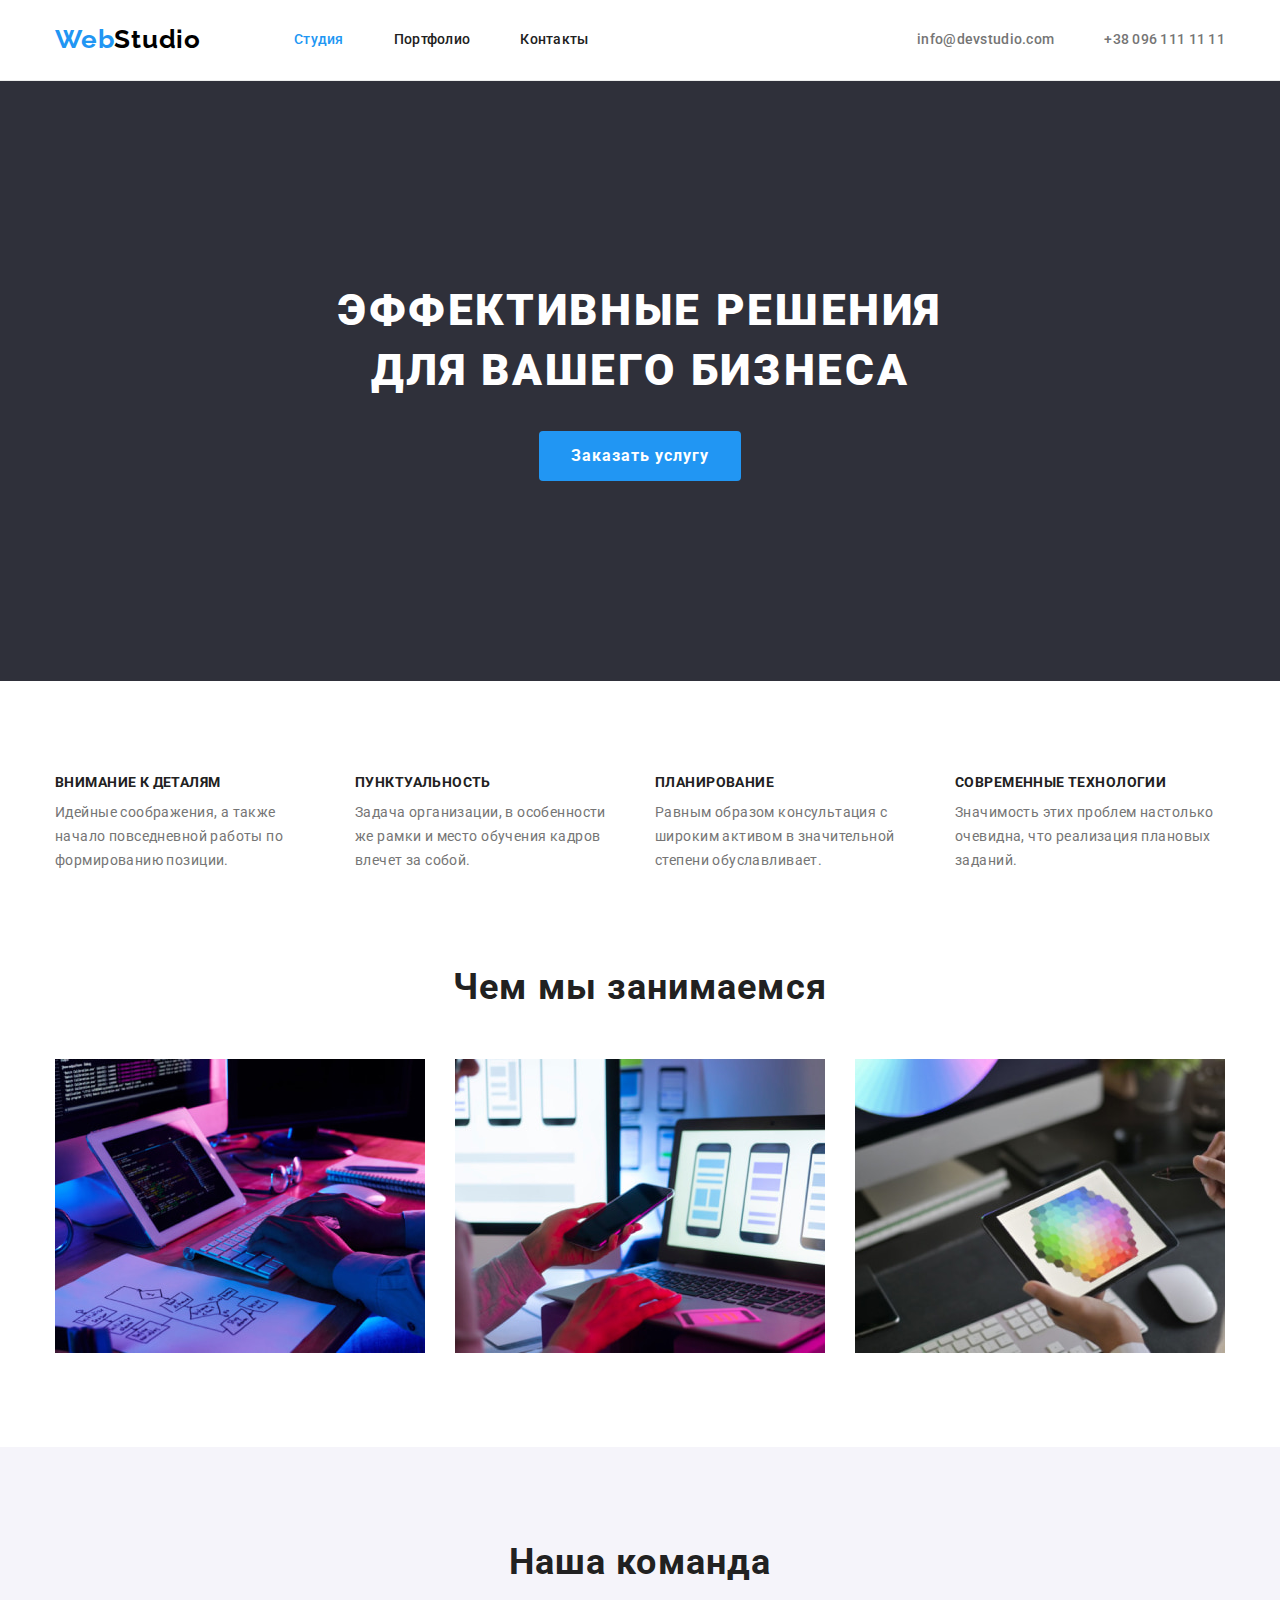
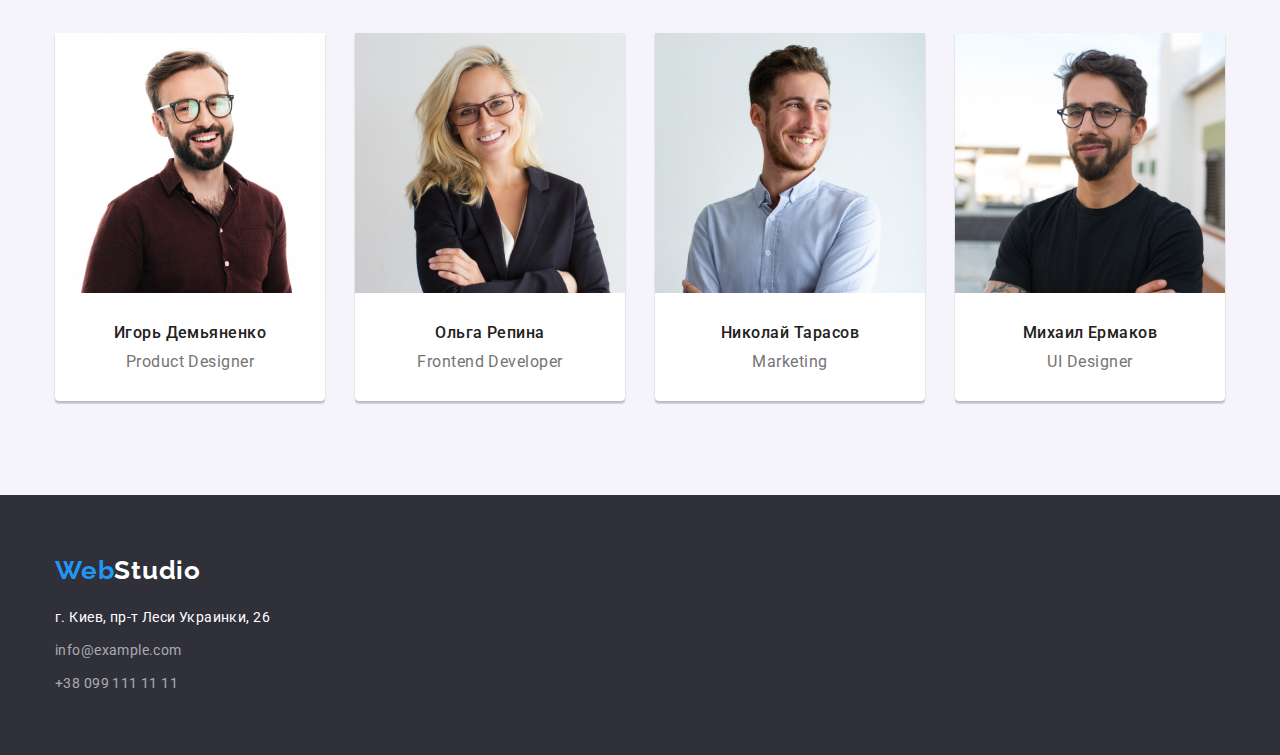
<file: index.html>
<!DOCTYPE html>
<html lang="ru">
<head>
  <meta charset="UTF-8" />
  <meta http-equiv="X-UA-Compatible" content="IE=edge" />
  <meta name="viewport" content="width=device-width, initial-scale=1.0" />
  <link rel="preconnect" href="https://fonts.googleapis.com">
  <link rel="preconnect" href="https://fonts.gstatic.com" crossorigin>
  <link href="https://fonts.googleapis.com/css2?family=Raleway:wght@700&family=Roboto:wght@400;500;700;900&display=swap" rel="stylesheet">
  <title>Document</title>
  <link rel="stylesheet" href="https://cdnjs.cloudflare.com/ajax/libs/modern-normalize/1.0.0/modern-normalize.min.css" />
  <link rel="stylesheet" href="./css/styles.css" />
</head>
<body>
  <!-- Header -->
  <header class="head">
    <div class="container head-navigation">
      <nav class="head-navigation">
        <a href="index.html" lang="en" class="head-navigation-logo link">Web<span class="head-navigation-logo-span">Studio</span></a>
        <ul class="head-navigation-list list">
          <li class="head-navigation-item"><a href="./index.html" class="head-navigation-list-link current link">Студия</a></li>
          <li class="head-navigation-item"><a href="./portfolio.html" class="head-navigation-list-link link">Портфолио</a></li>
          <li class="head-navigation-item"><a href=" " class="head-navigation-list-link link">Контакты</a></li>
        </ul>
      </nav>
      <ul class="head-navigation-contacts list">
        <li class="head-navigation-contacts-item"><a href="mailto:info@devstudio.com" class="head-navigation-contacts-link link">info@devstudio.com</a></li>
        <li class="head-navigation-contacts-item"><a href="tel:+380961111111" class="head-navigation-contacts-link link">+38 096 111 11 11</a></li>
      </ul>
    </div>
  </header> 
  <main>
    <!-- Герой -->
    <section class="hero">
      <div class="container">
        <h1 class="hero-main">Эффективные решения для вашего бизнеса</h1>
        <button type="button" class="hero-button" >Заказать услугу</button>
      </div>
    </section>
    <!-- Наши преимущества -->
    <section class="benefits">
      <div class="container">
        <h2 class="title-hide">Наши преимущества</h2>
        <ul class="benefits-list list">
          <li class="benefits-list-item">
            <h3 class="benefits-list-item-title">Внимание к деталям</h3>
            <p class="benefits-list-item-text">Идейные соображения, а также начало повседневной работы по формированию позиции.</p>
          </li>
          <li class="benefits-list-item">
            <h3 class="benefits-list-item-title">Пунктуальность</h3>
            <p class="benefits-list-item-text">Задача организации, в особенности же рамки и место обучения кадров влечет за собой.</p>
          </li>
          <li class="benefits-list-item">
            <h3 class="benefits-list-item-title">Планирование</h3>
            <p class="benefits-list-item-text">Равным образом консультация с широким активом в значительной степени обуславливает.</p>
          </li>
          <li class="benefits-list-item">
            <h3 class="benefits-list-item-title">Современные технологии</h3>
            <p class="benefits-list-item-text">Значимость этих проблем настолько очевидна, что реализация плановых заданий.</p>
          </li>
        </ul>
      </div>
    </section>
    <!-- Чем мы занимаемся -->
    <section class="wawd">
      <div class="container doing">
        <h2 class="doing-title">Чем мы занимаемся</h2>
        <ul class="doing-list list">
          <li class="doing-list-item">
            <img class="doing-list-item-image"
            src="./images/img_01.jpg"
            alt="Разработка програмного обеспечения"
            height="294"
            />
          </li>
          <li class="doing-list-item">
            <img class="doing-list-item-image"
            src="./images/img_02.jpg"
            alt="Тестирование мобильного приложения"
            height="294"
            />
          </li>
          <li class="doing-list-item">
            <img class="doing-list-item-image"
            src="./images/img_03.jpg"
            alt="Работа с палитрой цветов"
            height="294"
            />
          </li>
        </ul>
      </div>
    </section>
    <!-- Наша команда -->
    <section class="our-team">
      <div class="container">
        <h2 class="team-title">Наша команда</h2>
        <ul class="team-list list">
          <li class="team-list-item">
            <img src="./images/img_04.jpg" alt="фото-Игорь-Демьяненко" width="270" />
            <div class="team-content">
              <h3 class="team-list-item-teammate">Игорь Демьяненко</h3>
              <p class="team-list-item-position" lang="en">Product Designer</p>
            </div>
          </li>
          <li class="team-list-item">
            <img src="./images/img_05.jpg" alt="фото-Ольга-Репна" width="270" />
            <div class="team-content">
              <h3 class="team-list-item-teammate">Ольга Репина</h3>
              <p class="team-list-item-position" lang="en">Frontend Developer</p>
            </div>
          </li>
          <li class="team-list-item">
            <img src="./images/img_06.jpg" alt="фото-Николай-Тарасов" width="270" />
            <div class="team-content">
              <h3 class="team-list-item-teammate">Николай Тарасов</h3>
              <p class="team-list-item-position" lang="en">Marketing</p>
            </div>
          </li>
          <li class="team-list-item">
            <img src="./images/img_07.jpg" alt="фото-Михаил-Ермаков" width="270" />
            <div class="team-content">
              <h3 class="team-list-item-teammate">Михаил Ермаков</h3>
              <p class="team-list-item-position" lang="en">UI Designer</p>
            </div>
          </li>
        </ul>
      </div>
    </section>
  </main>
  <footer class="basement">
    <div class="container">
      <a href="index.html" class="basement-link link"><span lang="en">Web<span class="basement-link-span">Studio</span></span></a>
      <address class="basement-adress">
        <p class="basement-adress-post">г. Киев, пр-т Леси Украинки, 26</p>
        <ul class="basement-adress-mt list">
          <li class="basement-adress-item"><a href="mailto:info@example.com" class="basement-adress-mt-link link">info@example.com</a></li>
          <li class="basement-adress-item"><a href="tel:+380991111111" class="basement-adress-mt-link link">+38 099 111 11 11</a></li>
        </ul>
      </address>
    </div>
  </footer>
</body>
</html>
</file>
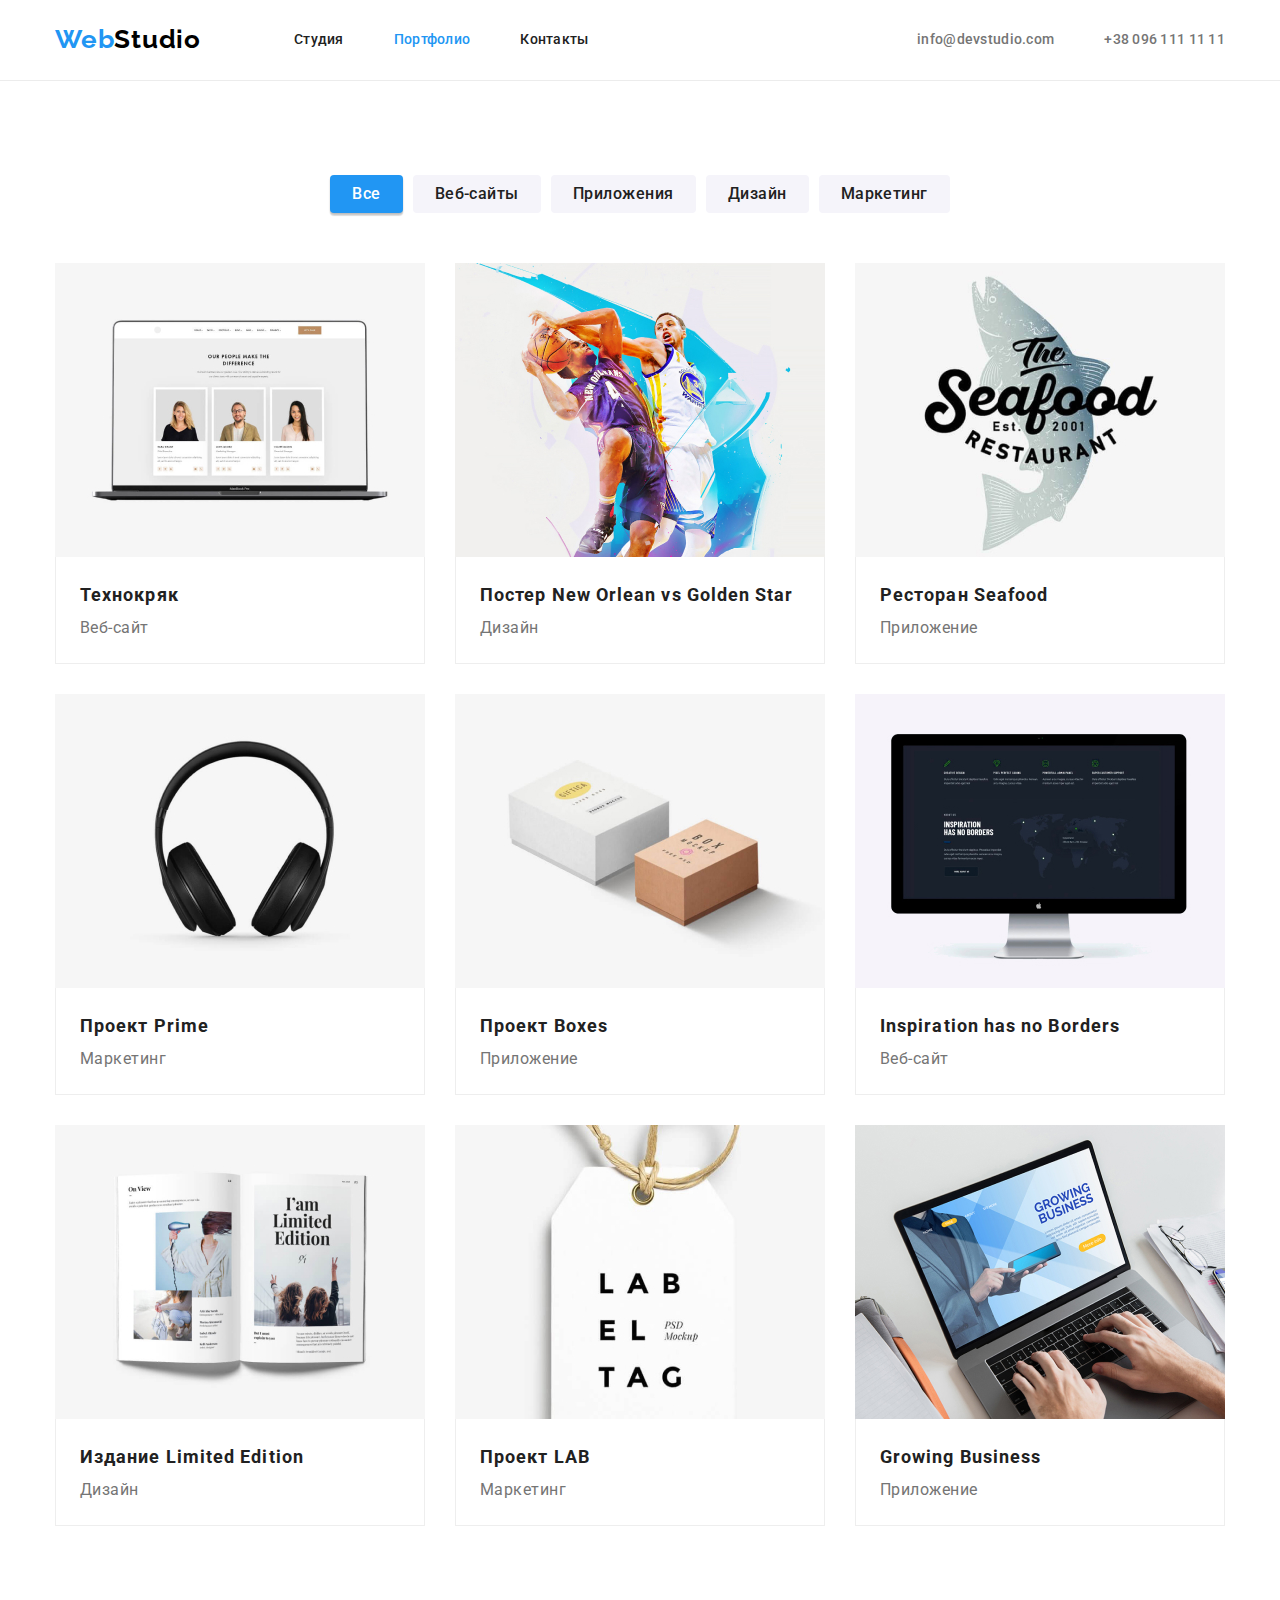
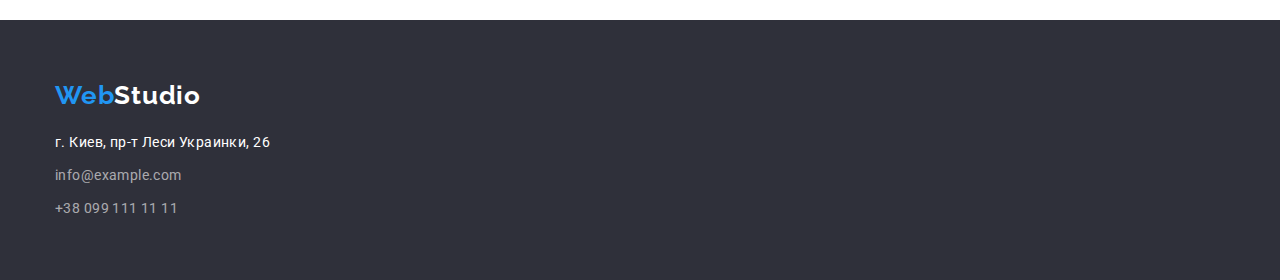
<file: portfolio.html>
<!DOCTYPE html>
<html lang="ru">
<head>
  <meta charset="UTF-8" />
  <meta http-equiv="X-UA-Compatible" content="IE=edge" />
  <meta name="viewport" content="width=device-width, initial-scale=1.0" />
  <link rel="preconnect" href="https://fonts.googleapis.com">
  <link rel="preconnect" href="https://fonts.gstatic.com" crossorigin>
  <link href="https://fonts.googleapis.com/css2?family=Raleway:wght@700&family=Roboto:wght@400;500;700;900&display=swap" rel="stylesheet">
  <title>Document</title>
  <link rel="stylesheet" href="https://cdnjs.cloudflare.com/ajax/libs/modern-normalize/1.0.0/modern-normalize.min.css" />
  <link rel="stylesheet" href="./css/styles.css" />
</head>
<body>
  <!-- Header -->
  <header class="head">
    <div class="head-navigation container">
      <nav class="head-navigation">
        <a href="index.html" lang="en" class="head-navigation-logo link">Web<span class="head-navigation-logo-span">Studio</span></a>
        <ul class="head-navigation-list list">
          <li class="head-navigation-item"><a href="./index.html" class="head-navigation-list-link link">Студия</a></li>
          <li class="head-navigation-item"><a href="./portfolio.html" class="head-navigation-list-link current link">Портфолио</a></li>
          <li class="head-navigation-item"><a href="" class="head-navigation-list-link link">Контакты</a></li>
        </ul>
      </nav>
      <ul class="head-navigation-contacts list">
        <li class="head-navigation-contacts-item"><a href="mailto:info@devstudio.com" class="head-navigation-contacts-link link">info@devstudio.com</a></li>
        <li class="head-navigation-contacts-item"><a href="tel:+380961111111" class="head-navigation-contacts-link link">+38 096 111 11 11</a></li>
      </ul>
    </div>
  </header>
  <main class="base">
    <!-- Кнопки -->
    <section class="filter">
      <div class="container">
        <h2 class="title-hide">Фильтр</h2>
        <ul class="btns list">
          <li class="btns-item">
            <button type="button" class="btns-item-klick first">Все</button>
          </li>
          <li class="btns-item">
            <button type="button" class="btns-item-klick">Веб-сайты</button>
          </li>
          <li class="btns-item">
            <button type="button" class="btns-item-klick">Приложения</button>
          </li>
          <li class="btns-item">
            <button type="button" class="btns-item-klick">Дизайн</button>
          </li>
          <li class="btns-item">
            <button type="button" class="btns-item-klick">Маркетинг</button>
          </li>
        </ul> 
        <!-- Работы в портфолио -->
        <ul class="portfolio-list list">
          <li class="portfolio-list-item">
            <img class="portfolio-list-item-images"
            src="./images/img_08.jpg"
            alt="фото-Технокряк"
            width="370"
            />
            <div class="portfolio-list-item-content">
              <h3 class="portfolio-list-item-title">Технокряк</h3>
              <p class="portfolio-list-item-description">Веб-сайт</p>
            </div>
          </li>
          <li class="portfolio-list-item">
            <img class="portfolio-list-item-images"
            src="./images/img_09.jpg"
            alt="фото-Постер-New-Orlean-vs-Golden-Star"
            width="370"
            />
            <div class="portfolio-list-item-content">
              <h3 class="portfolio-list-item-title">Постер <span lang="en">New Orlean vs Golden Star</span></h3>
              <p class="portfolio-list-item-description">Дизайн</p>
            </div>
          </li>
          <li class="portfolio-list-item">
            <img class="portfolio-list-item-images"
            src="./images/img_10.jpg"
            alt="фото-Ресторан-Seafood"
            width="370"
            />
            <div class="portfolio-list-item-content">
              <h3 class="portfolio-list-item-title">Ресторан <span lang="en">Seafood</span></h3>
              <p class="portfolio-list-item-description">Приложение</p>
            </div>
          </li>
          <li class="portfolio-list-item">
            <img class="portfolio-list-item-images"
            src="./images/img_11.jpg"
            alt="фото-Проект-Prime"
            width="370"
            />
            <div class="portfolio-list-item-content">
              <h3 class="portfolio-list-item-title">Проект <span lang="en">Prime</span></h3>
              <p class="portfolio-list-item-description">Маркетинг</p>
            </div>
          </li>
          <li class="portfolio-list-item">
            <img class="portfolio-list-item-images"
            src="./images/img_12.jpg"
            alt="фото-Проект-Boxes"
            width="370"
            />
            <div class="portfolio-list-item-content">
              <h3 class="portfolio-list-item-title">Проект <span lang="en">Boxes</span></h3>
              <p class="portfolio-list-item-description">Приложение</p>
            </div>
          </li>
          <li class="portfolio-list-item">
            <img class="portfolio-list-item-images"
            src="./images/img_13.jpg"
            alt="фото-Inspiration-has-no-Borders"
            width="370"
            />
            <div class="portfolio-list-item-content">
              <h3 lang="en" class="portfolio-list-item-title">Inspiration has no Borders</h3>
              <p class="portfolio-list-item-description">Веб-сайт</p>
            </div>
          </li>
          <li class="portfolio-list-item">
            <img class="portfolio-list-item-images"
            src="./images/img_14.jpg"
            alt="фото-Издание-Limited-Edition"
            width="370"
            />
            <div class="portfolio-list-item-content">
              <h3 class="portfolio-list-item-title">Издание <span lang="en">Limited Edition</span></h3>
              <p class="portfolio-list-item-description">Дизайн</p>
            </div>
          </li>
          <li class="portfolio-list-item">
            <img class="portfolio-list-item-images"
            src="./images/img_15.jpg"
            alt="фото-Проект-LAB"
            width="370"
            />
            <div class="portfolio-list-item-content">
              <h3 class="portfolio-list-item-title">Проект <span lang="en">LAB</span></h3>
              <p class="portfolio-list-item-description">Маркетинг</p>
            </div>
          </li>
          <li class="portfolio-list-item">
            <img class="portfolio-list-item-images"
            src="./images/img_16.jpg"
            alt="фото-Growing-Business"
            width="370"
            />
            <div class="portfolio-list-item-content">
              <h3 lang="en" class="portfolio-list-item-title">Growing Business</h3>
              <p class="portfolio-list-item-description">Приложение</p>
            </div>
          </li>
        </ul>
      </div>
    </section>
  </main>
  <footer class="basement">
    <div class="container">
      <a href="index.html" class="basement-link link"><span lang="en">Web<span class="basement-link-span">Studio</span></span></a>
      <address class="basement-adress">
        <p class="basement-adress-post">г. Киев, пр-т Леси Украинки, 26</p>
        <ul class="basement-adress-mt list">
          <li class="basement-adress-item"><a href="mailto:info@example.com" class="basement-adress-mt-link link">info@example.com</a></li>
          <li class="basement-adress-item"><a href="tel:+380991111111" class="basement-adress-mt-link link">+38 099 111 11 11</a></li>
        </ul>
      </address>
    </div>
  </footer>
</body>
</html>
</file>
<file: css/styles.css>
:root {
  --color-head: #212121;
  --color-accent: #2196F3;
  --color-hover: #188CE8;
  --color-black: #000000;
  --color-gray: #757575;
  --color-white: #FFFFFF;
  --color-team: #F5F4FA;
  --color-basement: #2F303A;
  --color-alpha: rgba(255, 255, 255, 0.6);
  --shadows: 0px 3px 1px rgba(0, 0, 0, 0.1), 0px 1px 2px rgba(0, 0, 0, 0.08), 0px 2px 2px rgba(0, 0, 0, 0.12);
}

body {
  font-family: 'Roboto', sans-serif;
  color: var(--color-white);
  background-color: var(--color-white);
}

/* Доп. класс для снятия подчеркиваний со ссылок */
.link {
  text-decoration: none
}

/* Доп. класс для удаления точек */
.list {
  padding: 0;
  margin: 0;
  list-style: none;
}

p, h1, h2, h3, h4, h5, h6 {
  margin: 0;
}

.container {
  width: 1200px;
  padding: 0 15px;
  margin: 0 auto;
}

img {
  display: block;
  max-width: 100%;
  height: auto;
}

/* ----------HEADER---------- */

.head {
  border-bottom: 1px solid #ececec;
  align-items: center;
}

.head-navigation {
  display: flex;
  align-items: center;
}

.head-navigation-logo {
  display: block;
  font-family: 'Raleway', sans-serif;
  font-weight: 700;
  font-size: 26px;
  line-height: 1.19;
  letter-spacing: 0.03em;
  color: var(--color-accent);
  padding: 24px 0 25px 0;
  margin-right: 93px;
}

.head-navigation-logo-span {
  color: var(--color-black);
}

.head-navigation-list {
  display: block;
  display: flex;
}

.head-navigation-item:not(:last-child) {
  margin-right: 50px;
}

.head-navigation-list-link {
  padding-bottom: 32px;
  padding-top: 32px;
  display: block;
  font-weight: 500;
  font-size: 14px;
  line-height: 1.14;
  letter-spacing: 0.02em;
  color: var(--color-head);
}

/* Подсветка текущей страницы */
.current {
  color: var(--color-accent);
}

.head-navigation-list-link:hover,
.head-navigation-list-link:focus {
  color: var(--color-accent);
}

.head-navigation-contacts {
  display: flex;
  margin-left: auto;
}

.head-navigation-contacts-item:not(:last-child) {
  margin-right: 50px;
}

.head-navigation-contacts-link {
  display: block;
  padding-top: 32px;
  padding-bottom: 32px;
  font-weight: 500;
  font-size: 14px;
  line-height: 1.14;  
  letter-spacing: 0.02em;
  color: var(--color-gray);
}

.head-navigation-contacts-link:focus,
.head-navigation-contacts-link:hover{
  color: var(--color-accent);
}

/* ----------ГЕРОЙ---------- */

.hero {
  padding-top: 200px;
  padding-bottom: 200px;
  text-align: center;
  background-color: var(--color-basement);
}

.hero-main {
  width: 670px;
  margin: 0 auto 30px auto;
  font-family: 'Roboto';
  font-weight: 900;
  font-size: 44px;
  line-height: 1.36;
  text-align: center;
  letter-spacing: 0.06em;
  text-transform: uppercase;
  color: var(--color-white);
}

.hero-button {
  display: inline-block;
  padding: 10px 32px;
  border-radius: 4px;
  min-width: 200px;
  text-align: center;
  font-family: Inherit;
  font-weight: 700;
  font-size: 16px;
  line-height: 1.88;
  letter-spacing: 0.06em;
  border: none;
  background-color: var(--color-accent);
  color: var(--color-white);
  cursor: pointer;
}

.hero-button:hover,
.hero-button:focus {
background-color: var(--color-hover);
}

/* ----------НАШИ ПРИИМЦЩЕСТВА---------- */

/* Скрытый заголовок */
.title-hide {
  position: absolute;
  white-space: nowrap;
  width: 1px;
  height: 1px;
  overflow: hidden;
  border: 0;
  padding: 0;
  clip: rect(0 0 0 0);
  clip-path: inset(50%);
  margin: -1px;
}

.benefits {
  background-color: var(--color-white);
  padding-top: 94px;
  padding-bottom: 94px;
}

.benefits-list {
  display: flex;
  justify-content: space-between;
}

.benefits-list-item {
  flex-basis: calc((100% - 3 * 30px) / 4);
  /* min-width: 270px; */
}

.benefits-list-item + .benefits-list-item {
  margin-left: 30px;
}

.benefits-list-item-title {
  margin-bottom: 10px;
  font-size: 14px;
  line-height: 1.14;
  letter-spacing: 0.03em;
  text-transform: uppercase;
  color: var(--color-head);
}

.benefits-list-item-text {
  font-size: 14px;
  line-height: 1.71;
  letter-spacing: 0.03em;
  color: var(--color-gray);
}

/* ----------ЧЕМ МЫ ЗАНИМАЕМСЯ---------- */

.wawd {
  padding-bottom: 94px;
}

.doing-title {
  margin-bottom: 50px;
  font-size: 36px;
  line-height: 1.17;
  text-align: center;
  letter-spacing: 0.03em;
  color: var(--color-head);
}

.doing-list {
  display: flex;
}

.doing-list-item:not(:last-child) {
  margin-right: 30px;
}

/* 2й вариант */
/* .doing-list-item + .doing-list-item{
  margin-left: 30px;
} */

/* ----------НАША КОМАНДА---------- */

.our-team{
  background-color: var(--color-team);
  padding-top: 94px;
  padding-bottom: 94px; 
  }

.team-title {
  margin-bottom: 50px;
  font-size: 36px;
  line-height: 1.17;
  text-align: center;
  letter-spacing: 0.03em;
  color: var(--color-head);
}

.team-list {
  display: flex;
}

.team-list-item {
  min-width: 270px;
  box-shadow: var(--shadows);
  border-radius: 0px 0px 4px 4px;
  background-color: var(--color-white);
}

.team-list-item + .team-list-item{
  margin-left: 30px;
}

.team-content {
  padding-bottom: 30px;
  padding-top: 30px;
}

.team-list-item-teammate {
  margin-bottom: 10px;
  font-weight: 500;
  font-size: 16px;
  line-height: 1.19;
  text-align: center;
  letter-spacing: 0.03em;
  color: var(--color-head);
}

.team-list-item-position {
  font-size: 16px;
  line-height: 1.19;
  text-align: center;
  letter-spacing: 0.03em;
  color: var(--color-gray);
}

/* ----------Портфолио---------- */

.filter {
  padding: 94px 0;
}

.btns {
  display: flex;
  justify-content: center;
  margin-bottom: 50px;
}

.btns-item + .btns-item {
  margin-left: 10px;
}

.btns-item-klick {
  font-family: Inherit;
  font-weight: 500;
  font-size: 16px;  
  line-height: 1.6;
  letter-spacing: 0.03em;
  color: var(--color-head);
  background-color: var(--color-team);
  cursor: pointer;
  text-align: center;
  border: 0;
  border-radius: 4px;
  padding: 6px 22px;
}

/* Подсветка первой кнопки */
.first {
  box-shadow: var(--shadows);
  color: var(--color-white);
  background-color: var(--color-accent);
}

.btns-item-klick:hover,
.btns-item-klick:focus {
  box-shadow: var(--shadows);
  background-color: var(--color-accent);
  color: var(--color-white);
}

.portfolio-list {
  display: flex;
  flex-wrap: wrap;
  margin-top: -30px;
  margin-left: -30px;
}

.portfolio-list-item {
  flex-basis: calc(100% / 3 - 30px);
  margin-top: 30px;
  margin-left: 30px; 
}

.portfolio-list-item-title {
  font-size: 18px;
  line-height: 2;
  letter-spacing: 0.06em;
  color: var(--color-head);
}

.portfolio-list-item-description {
  font-size: 16px;
  line-height: 1.88;
  letter-spacing: 0.03em;
  color: var(--color-gray);
}

.portfolio-list-item-content {
  padding: 20px 24px;
  border-bottom: 1px solid #EEEEEE;
  border-left: 1px solid #EEEEEE;
  border-right: 1px solid #EEEEEE;
}

/* ----------ПОДВАЛ---------- */

.basement {
  padding-top: 60px;
  padding-bottom: 60px;
  background-color: var(--color-basement);
}

.basement-link {
  display: inline-block;
  margin-bottom: 20px;
  font-family: 'Raleway';
  font-weight: 700;
  font-size: 26px;
  line-height: 1.19;
  letter-spacing: 0.03em;
  color: var(--color-accent);
}

.basement-link-span{
  display: inline-block;
  color: var(--color-white);
}

.basement-adress-post {
  margin-bottom: 9px;
  display: block;
  font-style: normal;
  font-size: 14px;
  line-height: 1.71;
  letter-spacing: 0.03em;
  color: var(--color-white);
}

.basement-adress-mt-link {
  font-style: normal;
  font-size: 14px;
  line-height: 1.71;
  letter-spacing: 0.03em;
  color: var(--color-alpha);
}

.basement-adress-item:not(:last-child) {
  margin-bottom: 9px;
}

.basement-adress-mt-link:hover,
.basement-adress-mt-link:focus {
  color: var(--color-accent);
}
</file>
